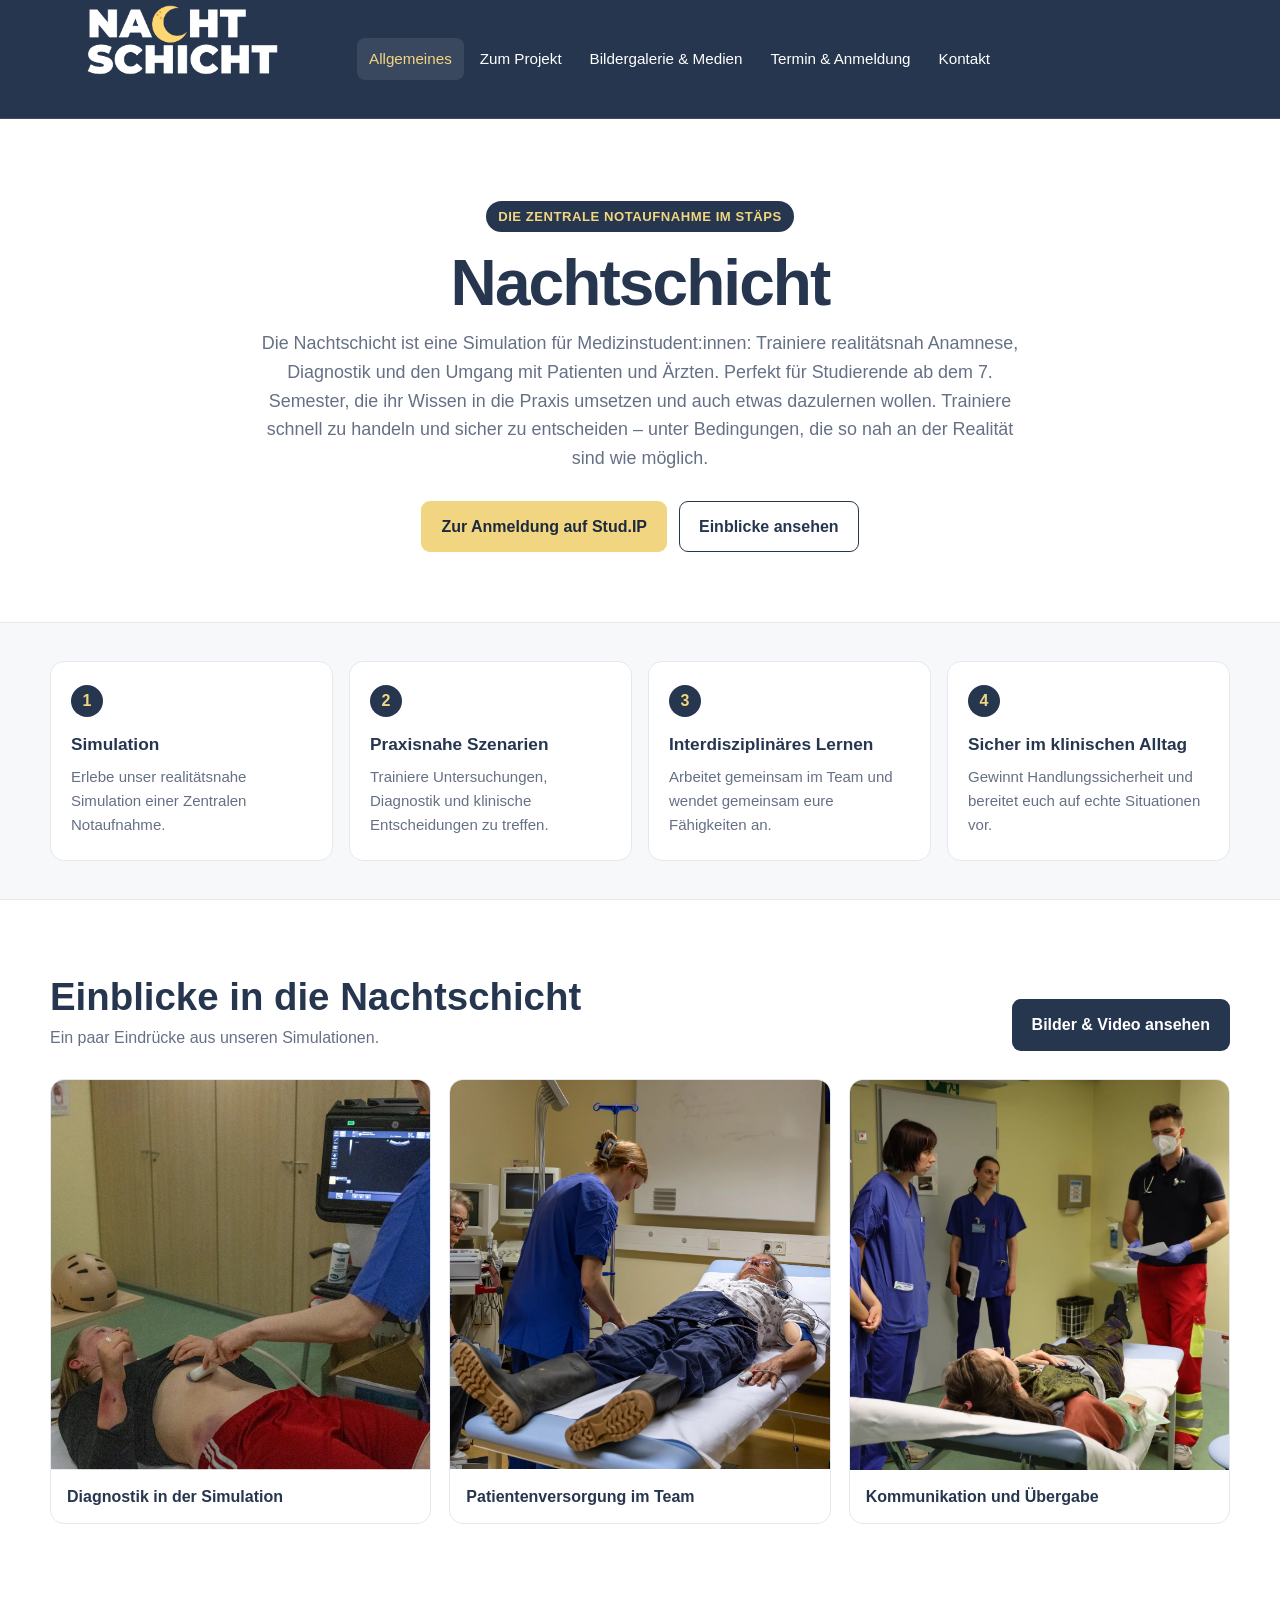
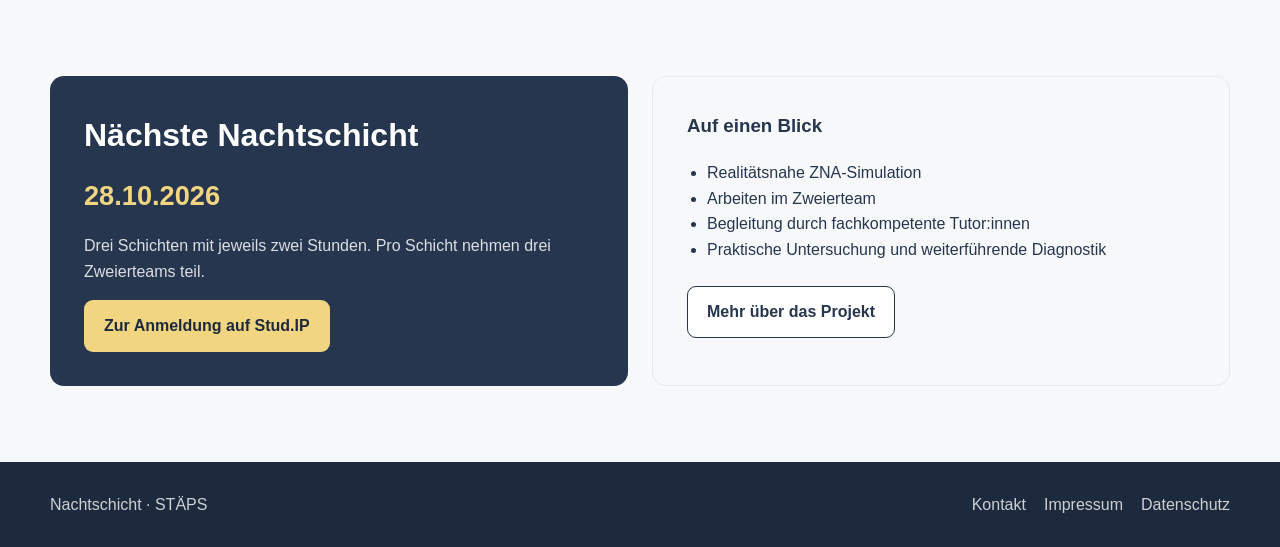
<file: index.html>
<!doctype html>
<html lang="de">
<head>
<meta charset="utf-8">
<meta name="viewport" content="width=device-width, initial-scale=1">
<title>Nachtschicht | STÄPS</title>
<meta name="description" content="Nachtschicht – realitätsnahe ZNA-Simulation für Medizinstudierende im STÄPS.">
<link rel="stylesheet" href="style.css">
</head>
<body>

<header class="site-header">
  <div class="container header-inner">
    <a class="logo-link" href="index.html" aria-label="Nachtschicht Startseite">
      <img src="assets/LogoohneHintergrund.png" alt="Nachtschicht Logo">
    </a>

    <button class="menu" type="button" aria-expanded="false">Menü</button>

    <nav class="main-nav" aria-label="Hauptnavigation">
      <a class="active" href="index.html">Allgemeines</a>
      <a href="projekt.html">Zum Projekt</a>
      <a href="medien.html">Bildergalerie &amp; Medien</a>
      <a href="termine.html">Termin &amp; Anmeldung</a>
      <a href="kontakt.html">Kontakt</a>
    </nav>
  </div>
</header>

<main>

<section class="intro">
  <div class="container">
    <span class="kicker">Die Zentrale Notaufnahme im STÄPS</span>
    <h1>Nachtschicht</h1>
    <p class="lead">
      Die Nachtschicht ist eine Simulation für Medizinstudent:innen:
      Trainiere realitätsnah Anamnese, Diagnostik und den Umgang mit Patienten und Ärzten.
      Perfekt für Studierende ab dem 7. Semester, die ihr Wissen in die Praxis umsetzen und auch etwas dazulernen wollen.
      Trainiere schnell zu handeln und sicher zu entscheiden – unter Bedingungen, die so nah an der Realität sind wie möglich.
    </p>

    <div class="cta-row">
      <a class="btn btn-primary" data-registration href="https://studip.uni-goettingen.de/dispatch.php/search/globalsearch?q=ST%C3%84PS+-+Nachtschicht"
   target="_blank"
   rel="noopener noreferrer"
        >Zur Anmeldung auf Stud.IP</a>
      <a class="btn btn-outline" href="#einblicke">Einblicke ansehen</a>
    </div>
  </div>
</section>

<section class="messages">
  <div class="container">
    <div class="message-grid">
      <article class="message">
        <div class="message-number">1</div>
        <h3>Simulation</h3>
        <p>Erlebe unser realitätsnahe Simulation einer Zentralen Notaufnahme.</p>
      </article>

      <article class="message">
        <div class="message-number">2</div>
        <h3>Praxisnahe Szenarien</h3>
        <p>Trainiere Untersuchungen, Diagnostik und klinische Entscheidungen zu treffen.</p>
      </article>

      <article class="message">
        <div class="message-number">3</div>
        <h3>Interdisziplinäres Lernen</h3>
        <p>Arbeitet gemeinsam im Team und wendet gemeinsam eure Fähigkeiten an.</p>
      </article>

      <article class="message">
        <div class="message-number">4</div>
        <h3>Sicher im klinischen Alltag</h3>
        <p>Gewinnt Handlungssicherheit und bereitet euch auf echte Situationen vor.</p>
      </article>
    </div>
  </div>
</section>

<section class="section" id="einblicke">
  <div class="container">
    <div class="section-head">
      <div>
        <h2>Einblicke in die Nachtschicht</h2>
        <p>Ein paar Eindrücke aus unseren Simulationen.</p>
      </div>
      <a class="btn btn-secondary" href="medien.html">Bilder &amp; Video ansehen</a>
    </div>

    <div class="photo-grid">
      <article class="photo-card">
        <img src="assets/Sono.jpg" alt="Sonographie">
        <div class="photo-caption">Diagnostik in der Simulation</div>
      </article>

      <article class="photo-card">
        <img src="assets/MitPatient.jpg" alt="Behandlungssituation mit Simulationspatient">
        <div class="photo-caption">Patientenversorgung im Team</div>
      </article>

      <article class="photo-card">
        <img src="assets/Uebergabe.jpg" alt="Übergabe während der Simulation">
        <div class="photo-caption">Kommunikation und Übergabe</div>
      </article>
    </div>
  </div>
</section>

<section class="section alt">
  <div class="container">
    <div class="event-wrap">
      <div class="event-card">
        <h2>Nächste Nachtschicht</h2>
        <div class="event-date" data-next-date>28.10.2026</div>
        <p>
          Drei Schichten mit jeweils zwei Stunden. Pro Schicht nehmen
          drei Zweierteams teil.
        </p>
        <a class="btn btn-primary" data-registration href="https://studip.uni-goettingen.de/dispatch.php/search/globalsearch?q=ST%C3%84PS+-+Nachtschicht"
   target="_blank"
   rel="noopener noreferrer"
          >Zur Anmeldung auf Stud.IP</a>
      </div>

      <div class="event-info">
        <h3>Auf einen Blick</h3>
        <ul>
          <li>Realitätsnahe ZNA-Simulation</li>
          <li>Arbeiten im Zweierteam</li>
          <li>Begleitung durch fachkompetente Tutor:innen</li>
          <li>Praktische Untersuchung und weiterführende Diagnostik</li>
        </ul>
        <a class="btn btn-outline" href="projekt.html">Mehr über das Projekt</a>
      </div>
    </div>
  </div>
</section>

</main>

<footer>
  <div class="container footer-inner">
    <div>Nachtschicht · STÄPS</div>
    <div class="footer-links">
      <a href="kontakt.html">Kontakt</a>
      <a href="impressum.html">Impressum</a>
      <a href="datenschutz.html">Datenschutz</a>
    </div>
  </div>
</footer>

<script src="script.js"></script>
</body>
</html>
</file>
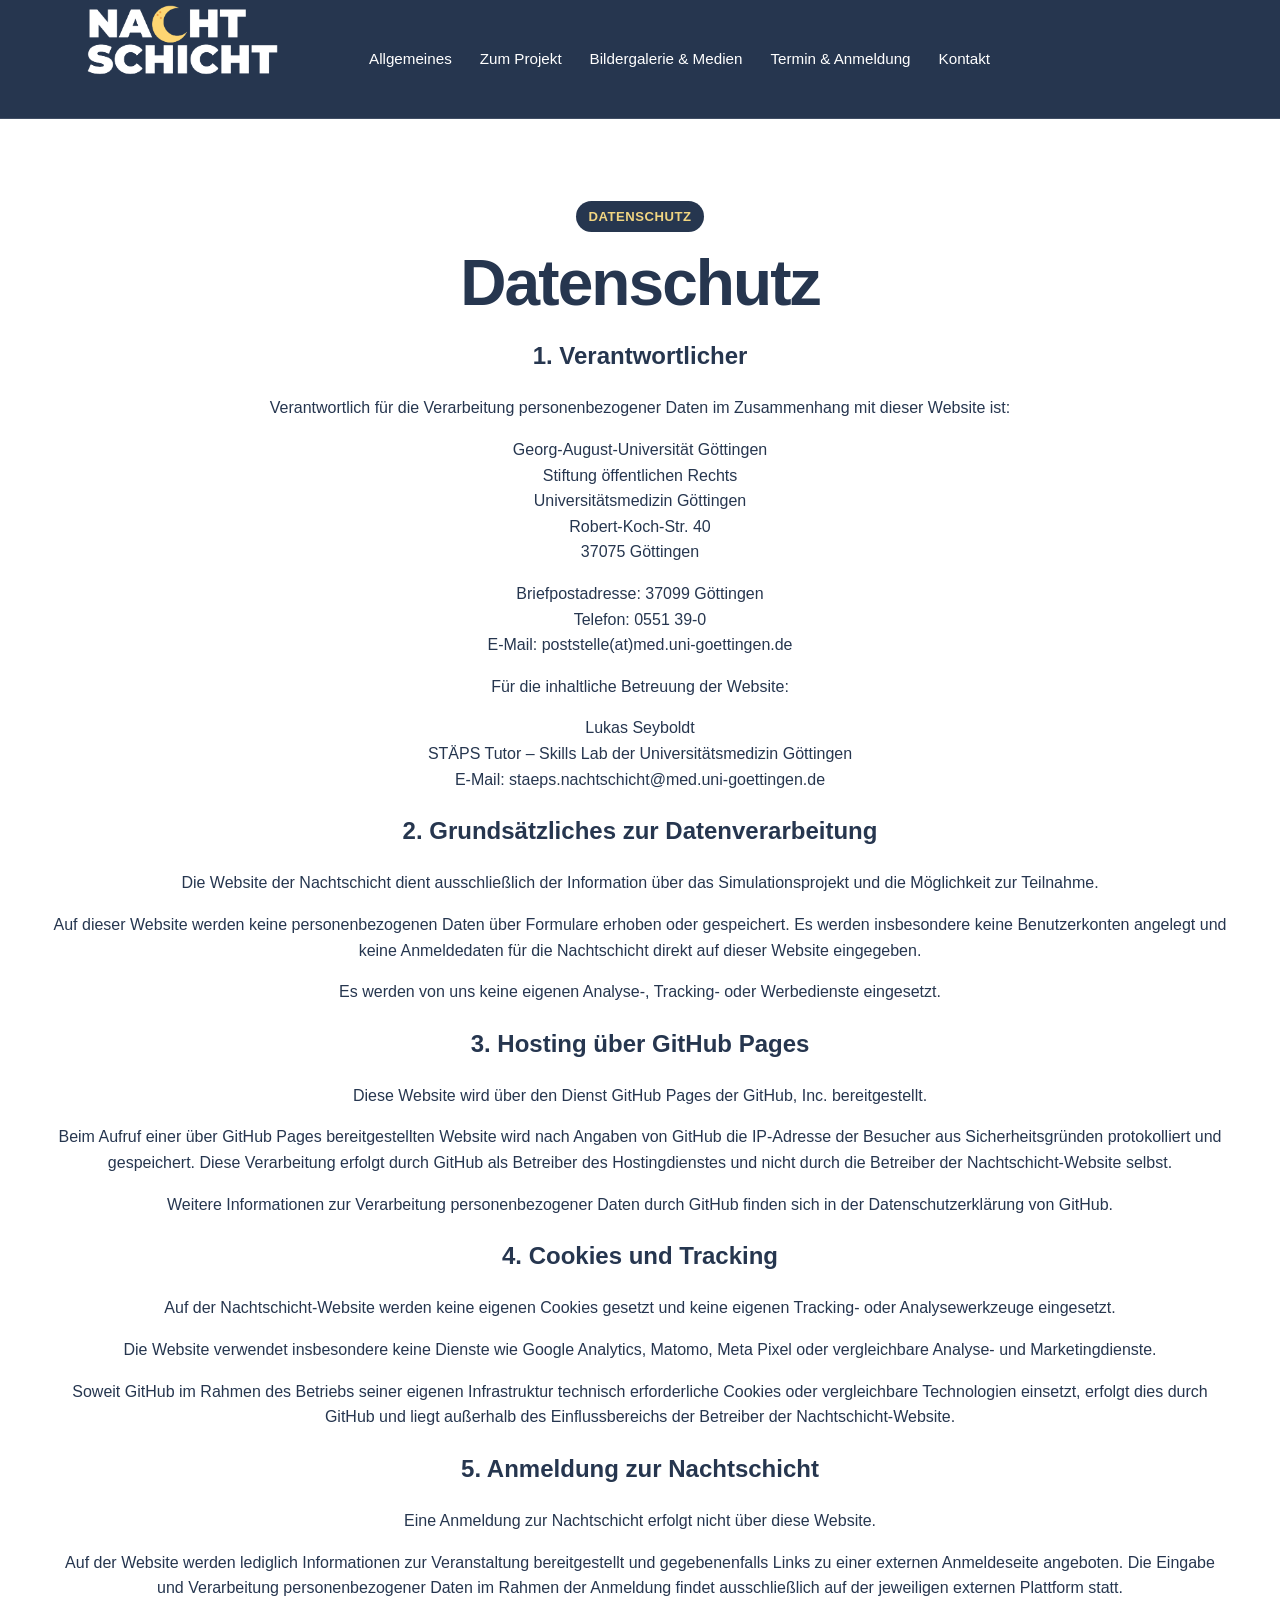
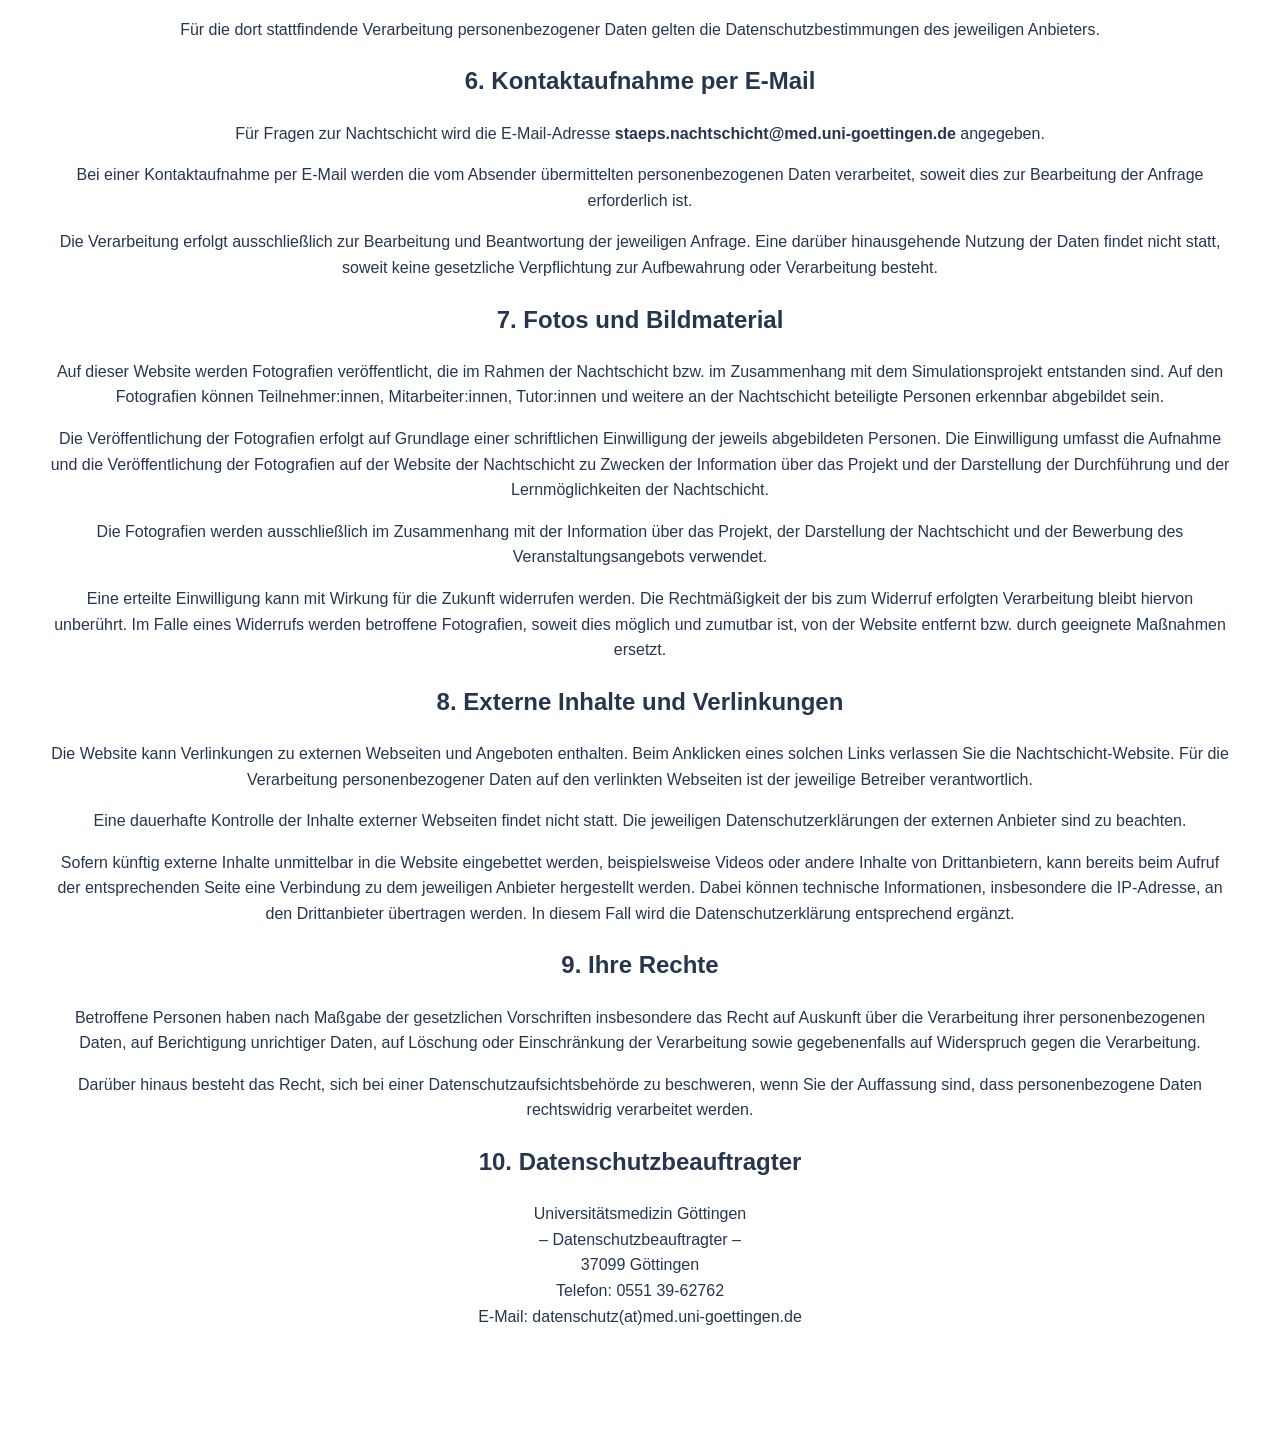
<file: datenschutz.html>
<!doctype html><html lang="de"><head><meta charset="utf-8"><meta name="viewport" content="width=device-width,initial-scale=1"><title>Datenschutz | 
Nachtschicht</title><link rel="stylesheet" href="style.css"></head><body><header class="site-header"><div class="container header-inner"><a class="logo-link" href="index.html">
<img src="assets/LogoohneHintergrund.png" alt="Nachtschicht Logo"></a><nav class="main-nav" style="display:flex"><a href="index.html">Allgemeines</a>
<a href="projekt.html">Zum Projekt</a><a href="medien.html">Bildergalerie &amp; Medien</a><a href="termine.html">Termin &amp; Anmeldung</a><a href="kontakt.html">Kontakt</a>
</nav></div></header><section class="intro"><div class="container"><span class="kicker">Datenschutz</span><h1>Datenschutz</h1>
  <p class="lead">
 <h2>1. Verantwortlicher</h2>

  <p>
    Verantwortlich für die Verarbeitung personenbezogener Daten im Zusammenhang
    mit dieser Website ist:
  </p>

  <p>
    Georg-August-Universität Göttingen<br>
    Stiftung öffentlichen Rechts<br>
    Universitätsmedizin Göttingen<br>
    Robert-Koch-Str. 40<br>
    37075 Göttingen
  </p>

  <p>
    Briefpostadresse: 37099 Göttingen<br>
    Telefon: 0551 39-0<br>
    E-Mail: poststelle(at)med.uni-goettingen.de
  </p>

  <p>
    Für die inhaltliche Betreuung der Website:
  </p>

  <p>
    Lukas Seyboldt<br>
    STÄPS Tutor – Skills Lab der Universitätsmedizin Göttingen<br>
    E-Mail: staeps.nachtschicht@med.uni-goettingen.de
  </p>


  <h2>2. Grundsätzliches zur Datenverarbeitung</h2>

  <p>
    Die Website der Nachtschicht dient ausschließlich der Information über das
    Simulationsprojekt und die Möglichkeit zur Teilnahme.
  </p>

  <p>
    Auf dieser Website werden keine personenbezogenen Daten über Formulare
    erhoben oder gespeichert. Es werden insbesondere keine Benutzerkonten
    angelegt und keine Anmeldedaten für die Nachtschicht direkt auf dieser
    Website eingegeben.
  </p>

  <p>
    Es werden von uns keine eigenen Analyse-, Tracking- oder Werbedienste
    eingesetzt.
  </p>


  <h2>3. Hosting über GitHub Pages</h2>

  <p>
    Diese Website wird über den Dienst GitHub Pages der GitHub, Inc.
    bereitgestellt.
  </p>

  <p>
    Beim Aufruf einer über GitHub Pages bereitgestellten Website wird nach
    Angaben von GitHub die IP-Adresse der Besucher aus Sicherheitsgründen
    protokolliert und gespeichert. Diese Verarbeitung erfolgt durch GitHub als
    Betreiber des Hostingdienstes und nicht durch die Betreiber der
    Nachtschicht-Website selbst.
  </p>

  <p>
    Weitere Informationen zur Verarbeitung personenbezogener Daten durch GitHub
    finden sich in der Datenschutzerklärung von GitHub.
  </p>


  <h2>4. Cookies und Tracking</h2>

  <p>
    Auf der Nachtschicht-Website werden keine eigenen Cookies gesetzt und keine
    eigenen Tracking- oder Analysewerkzeuge eingesetzt.
  </p>

  <p>
    Die Website verwendet insbesondere keine Dienste wie Google Analytics,
    Matomo, Meta Pixel oder vergleichbare Analyse- und Marketingdienste.
  </p>

  <p>
    Soweit GitHub im Rahmen des Betriebs seiner eigenen Infrastruktur technisch
    erforderliche Cookies oder vergleichbare Technologien einsetzt, erfolgt dies
    durch GitHub und liegt außerhalb des Einflussbereichs der Betreiber der
    Nachtschicht-Website.
  </p>


  <h2>5. Anmeldung zur Nachtschicht</h2>

  <p>
    Eine Anmeldung zur Nachtschicht erfolgt nicht über diese Website.
  </p>

  <p>
    Auf der Website werden lediglich Informationen zur Veranstaltung
    bereitgestellt und gegebenenfalls Links zu einer externen Anmeldeseite
    angeboten. Die Eingabe und Verarbeitung personenbezogener Daten im Rahmen
    der Anmeldung findet ausschließlich auf der jeweiligen externen Plattform
    statt.
  </p>

  <p>
    Für die dort stattfindende Verarbeitung personenbezogener Daten gelten die
    Datenschutzbestimmungen des jeweiligen Anbieters.
  </p>


  <h2>6. Kontaktaufnahme per E-Mail</h2>

  <p>
    Für Fragen zur Nachtschicht wird die E-Mail-Adresse
    <strong>staeps.nachtschicht@med.uni-goettingen.de</strong> angegeben.
  </p>

  <p>
    Bei einer Kontaktaufnahme per E-Mail werden die vom Absender übermittelten
    personenbezogenen Daten verarbeitet, soweit dies zur Bearbeitung der Anfrage
    erforderlich ist.
  </p>

  <p>
    Die Verarbeitung erfolgt ausschließlich zur Bearbeitung und Beantwortung der
    jeweiligen Anfrage. Eine darüber hinausgehende Nutzung der Daten findet
    nicht statt, soweit keine gesetzliche Verpflichtung zur Aufbewahrung oder
    Verarbeitung besteht.
  </p>
  
<h2>7. Fotos und Bildmaterial</h2>

  <p>
    Auf dieser Website werden Fotografien veröffentlicht, die im Rahmen der Nachtschicht bzw. im Zusammenhang mit dem Simulationsprojekt entstanden sind. 
    Auf den Fotografien können Teilnehmer:innen, Mitarbeiter:innen, Tutor:innen und weitere an der Nachtschicht beteiligte Personen erkennbar abgebildet sein.
  </p>

  <p>
    Die Veröffentlichung der Fotografien erfolgt auf Grundlage einer schriftlichen Einwilligung der jeweils abgebildeten Personen. 
    Die Einwilligung umfasst die Aufnahme und die Veröffentlichung der Fotografien auf der Website der Nachtschicht zu Zwecken der Information über das Projekt 
    und der Darstellung der Durchführung und der Lernmöglichkeiten der Nachtschicht.
  </p>

  <p>
    Die Fotografien werden ausschließlich im Zusammenhang mit der Information über das Projekt, 
    der Darstellung der Nachtschicht und der Bewerbung des Veranstaltungsangebots verwendet.
  </p>
  <p>
    Eine erteilte Einwilligung kann mit Wirkung für die Zukunft widerrufen werden. 
    Die Rechtmäßigkeit der bis zum Widerruf erfolgten Verarbeitung bleibt hiervon unberührt. 
    Im Falle eines Widerrufs werden betroffene Fotografien, soweit dies möglich und zumutbar ist, von der Website entfernt bzw. durch geeignete Maßnahmen ersetzt.
  </p>

  <h2>8. Externe Inhalte und Verlinkungen</h2>

  <p>
    Die Website kann Verlinkungen zu externen Webseiten und Angeboten enthalten.
    Beim Anklicken eines solchen Links verlassen Sie die Nachtschicht-Website.
    Für die Verarbeitung personenbezogener Daten auf den verlinkten Webseiten
    ist der jeweilige Betreiber verantwortlich.
  </p>

  <p>
    Eine dauerhafte Kontrolle der Inhalte externer Webseiten findet nicht statt.
    Die jeweiligen Datenschutzerklärungen der externen Anbieter sind zu beachten.
  </p>

  <p>
    Sofern künftig externe Inhalte unmittelbar in die Website eingebettet werden,
    beispielsweise Videos oder andere Inhalte von Drittanbietern, kann bereits
    beim Aufruf der entsprechenden Seite eine Verbindung zu dem jeweiligen
    Anbieter hergestellt werden. Dabei können technische Informationen,
    insbesondere die IP-Adresse, an den Drittanbieter übertragen werden. In
    diesem Fall wird die Datenschutzerklärung entsprechend ergänzt.
  </p>


  <h2>9. Ihre Rechte</h2>

  <p>
    Betroffene Personen haben nach Maßgabe der gesetzlichen Vorschriften
    insbesondere das Recht auf Auskunft über die Verarbeitung ihrer
    personenbezogenen Daten, auf Berichtigung unrichtiger Daten, auf Löschung
    oder Einschränkung der Verarbeitung sowie gegebenenfalls auf Widerspruch
    gegen die Verarbeitung.
  </p>

  <p>
    Darüber hinaus besteht das Recht, sich bei einer Datenschutzaufsichtsbehörde
    zu beschweren, wenn Sie der Auffassung sind, dass personenbezogene Daten
    rechtswidrig verarbeitet werden.
  </p>


  <h2>10. Datenschutzbeauftragter</h2>

  <p>
    Universitätsmedizin Göttingen<br>
    – Datenschutzbeauftragter –<br>
    37099 Göttingen<br>
    Telefon: 0551 39-62762<br>
    E-Mail: datenschutz(at)med.uni-goettingen.de
  </p>
</section>
  </p></div></section></body></html>
</file>
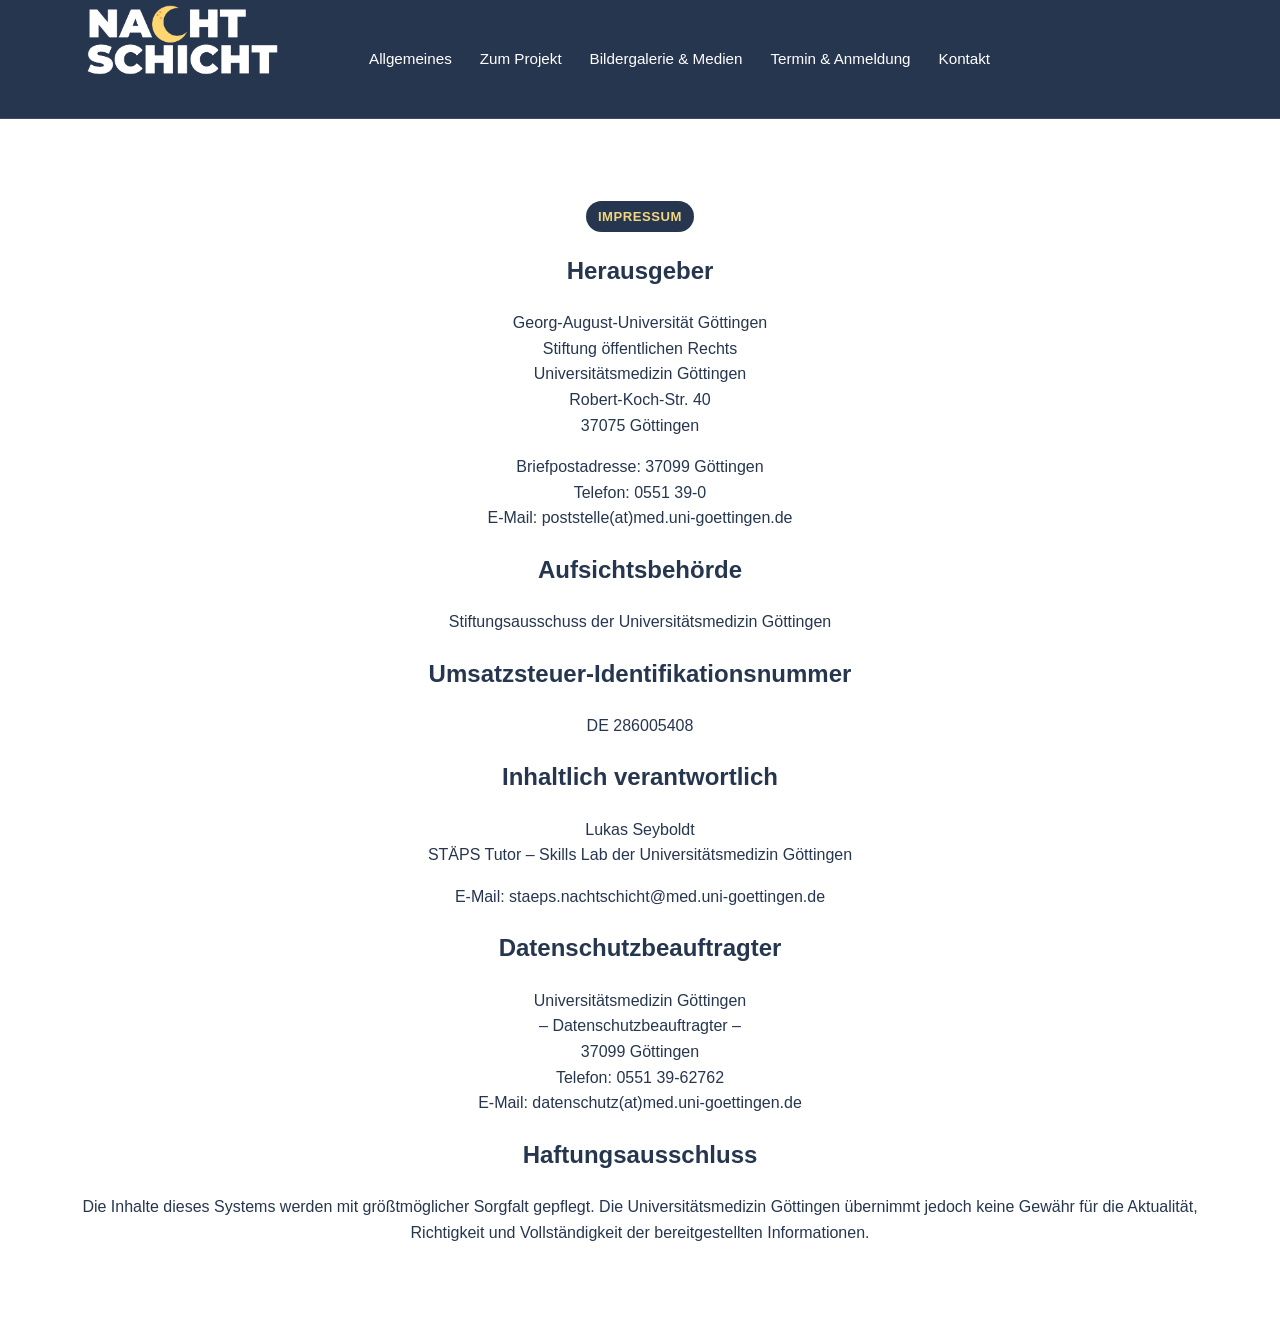
<file: impressum.html>
<!doctype html><html lang="de"><head><meta charset="utf-8"><meta name="viewport" content="width=device-width,initial-scale=1"><title>Impressum | Nachtschicht</title><link rel="stylesheet" href="style.css"></head><body><header class="site-header"><div class="container header-inner"><a class="logo-link" href="index.html"><img src="assets/LogoohneHintergrund.png" alt="Nachtschicht Logo"></a><nav class="main-nav" style="display:flex"><a href="index.html">Allgemeines</a><a href="projekt.html">Zum Projekt</a><a href="medien.html">Bildergalerie &amp; Medien</a><a href="termine.html">Termin &amp; Anmeldung</a><a href="kontakt.html">Kontakt</a></nav></div></header><section class="intro"><div class="container"><span class="kicker">Impressum</span>
  <p class="lead"
    ><section class="impressum">

  <h2>Herausgeber</h2>
  <p>
    Georg-August-Universität Göttingen<br>
    Stiftung öffentlichen Rechts<br>
    Universitätsmedizin Göttingen<br>
    Robert-Koch-Str. 40<br>
    37075 Göttingen
  </p>

  <p>
    Briefpostadresse: 37099 Göttingen<br>
    Telefon: 0551 39-0<br>
    E-Mail: poststelle(at)med.uni-goettingen.de
  </p>

  <h2>Aufsichtsbehörde</h2>
  <p>
    Stiftungsausschuss der Universitätsmedizin Göttingen
  </p>

  <h2>Umsatzsteuer-Identifikationsnummer</h2>
  <p>
    DE 286005408
  </p>

  <h2>Inhaltlich verantwortlich</h2>
  <p>
    Lukas Seyboldt<br>
    STÄPS Tutor – Skills Lab der Universitätsmedizin Göttingen
  </p>

  <p>
    E-Mail: staeps.nachtschicht@med.uni-goettingen.de
  </p>

  <h2>Datenschutzbeauftragter</h2>
  <p>
    Universitätsmedizin Göttingen<br>
    – Datenschutzbeauftragter –<br>
    37099 Göttingen<br>
    Telefon: 0551 39-62762<br>
    E-Mail: datenschutz(at)med.uni-goettingen.de
  </p>

  <h2>Haftungsausschluss</h2>
  <p>
    Die Inhalte dieses Systems werden mit größtmöglicher Sorgfalt gepflegt.
    Die Universitätsmedizin Göttingen übernimmt jedoch keine Gewähr für die Aktualität,
    Richtigkeit und Vollständigkeit der bereitgestellten Informationen.
  </p>
</section></p></div></section></body></html>
</file>
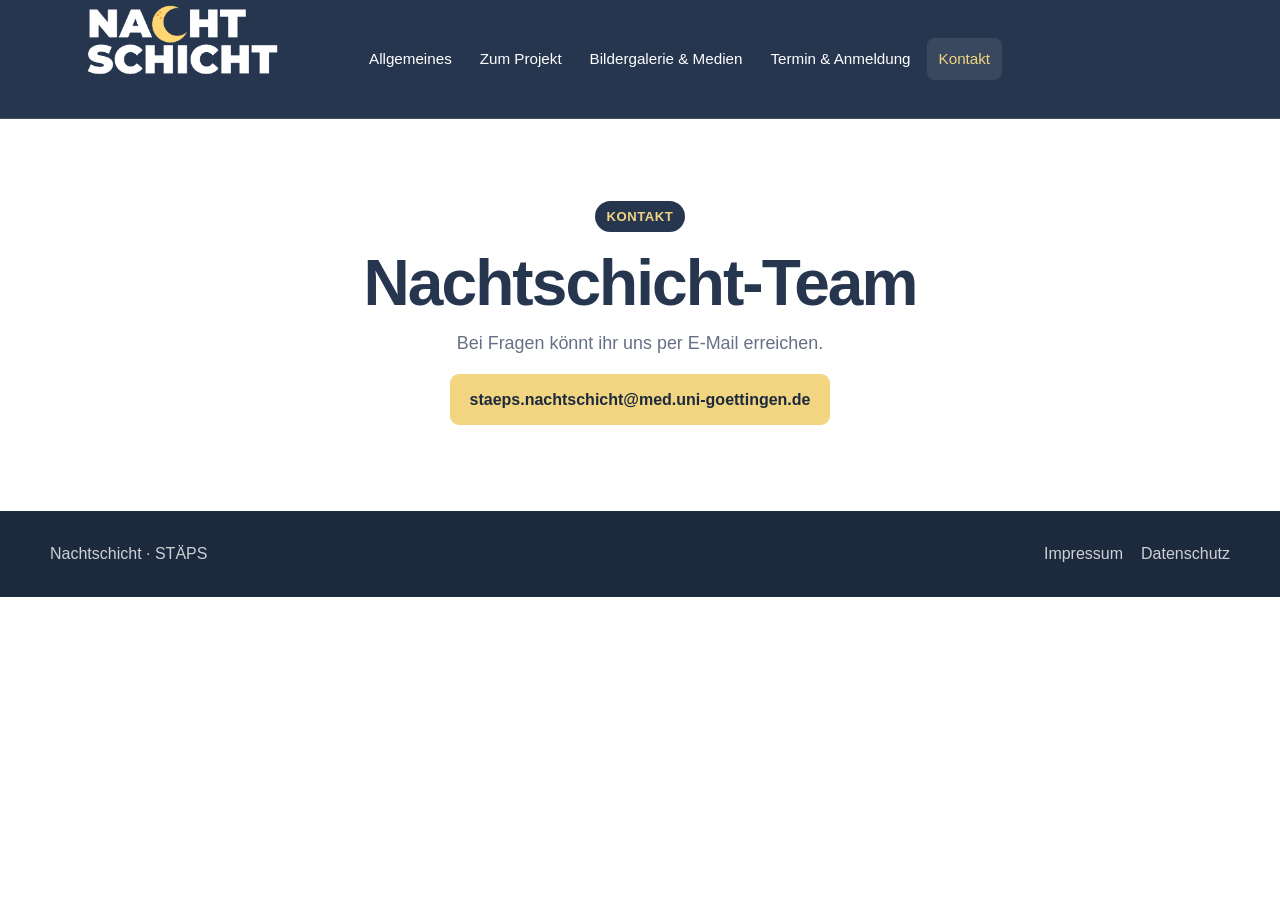
<file: kontakt.html>
<!doctype html><html lang="de"><head><meta charset="utf-8"><meta name="viewport" content="width=device-width,initial-scale=1"><title>Kontakt | Nachtschicht</title><link rel="stylesheet" href="style.css"></head><body><header class="site-header"><div class="container header-inner"><a class="logo-link" href="index.html"><img src="assets/LogoohneHintergrund.png" alt="Nachtschicht Logo"></a><nav class="main-nav" style="display:flex"><a href="index.html">Allgemeines</a><a href="projekt.html">Zum Projekt</a><a href="medien.html">Bildergalerie &amp; Medien</a><a href="termine.html">Termin &amp; Anmeldung</a><a class="active" href="kontakt.html">Kontakt</a></nav></div></header><section class="intro"><div class="container"><span class="kicker">Kontakt</span><h1>Nachtschicht-Team</h1><p class="lead">Bei Fragen könnt ihr uns per E-Mail erreichen.</p><p><a class="btn btn-primary" data-email href="mailto:staeps.nachtschicht@med.uni-goettingen.de">staeps.nachtschicht@med.uni-goettingen.de</a></p></div></section><footer><div class="container footer-inner"><div>Nachtschicht · STÄPS</div><div class="footer-links"><a href="impressum.html">Impressum</a><a href="datenschutz.html">Datenschutz</a></div></div></footer><script src="script.js"></script></body></html>
</file>
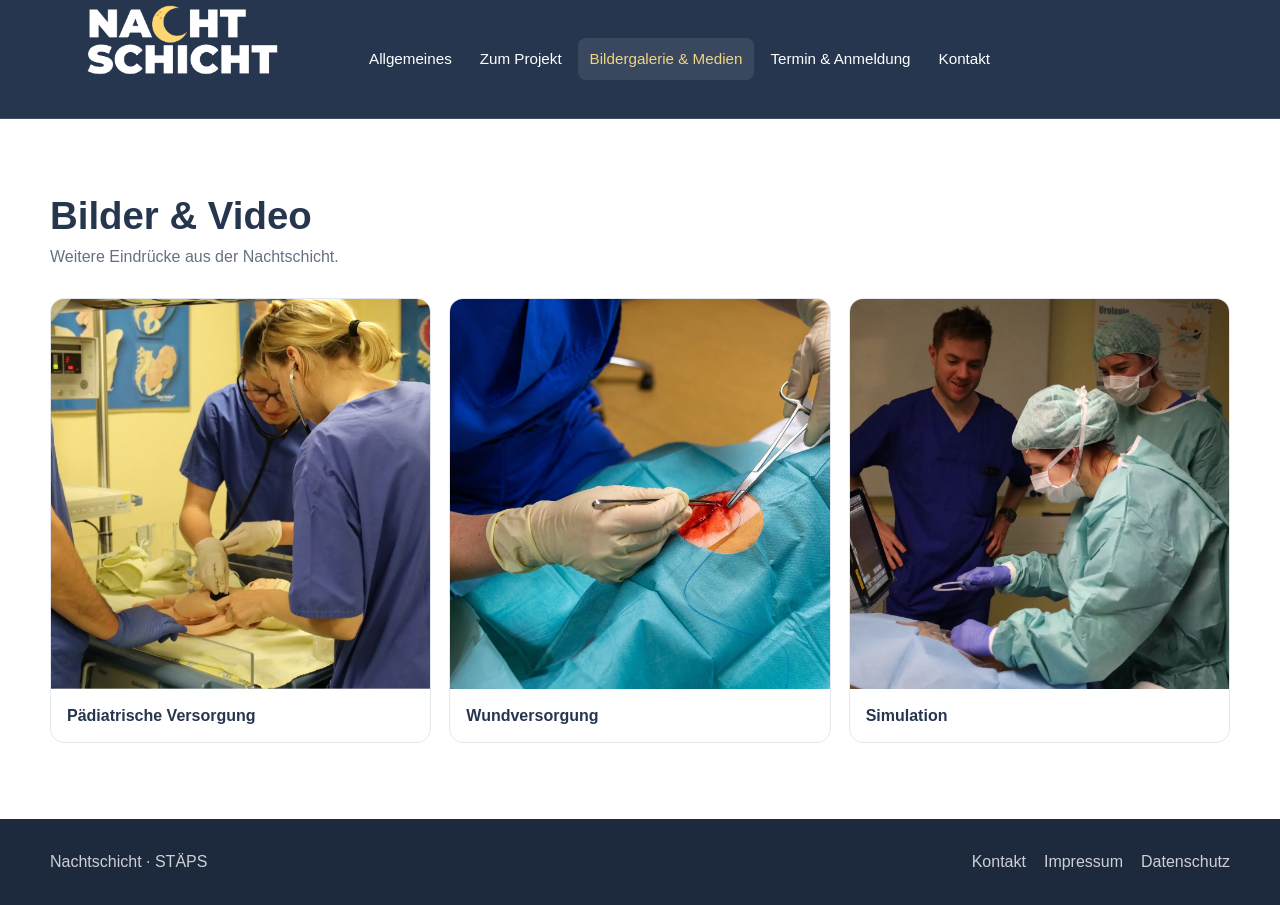
<file: medien.html>
<!doctype html><html lang="de"><head><meta charset="utf-8"><meta name="viewport" content="width=device-width,initial-scale=1"><title>Bildergalerie &amp; Medien | Nachtschicht</title><link rel="stylesheet" href="style.css"></head><body><header class="site-header"><div class="container header-inner"><a class="logo-link" href="index.html"><img 
src="assets/LogoohneHintergrund.png" alt="Nachtschicht Logo"></a><nav class="main-nav" style="display:flex"><a href="index.html">Allgemeines</a><a href="projekt.html">Zum Projekt</a><a class="active" href="medien.html">Bildergalerie &amp; Medien</a><a href="termine.html">Termin &amp; Anmeldung</a><a href="kontakt.html">Kontakt</a></nav></div></header><section 
class="section"><div class="container"><div class="section-head"><div><h2>Bilder &amp; Video</h2><p>Weitere Eindrücke aus der Nachtschicht.</p></div></div><div class="photo-grid"><div class="photo-card"><img src="assets/Baby.jpg" alt="Pädiatrische Versorgung"><div class="photo-caption">Pädiatrische Versorgung</div></div><div class="photo-card"><img src="assets/Naehen.jpg" alt="Praktisches Training"><div 
class="photo-caption">Wundversorgung</div></div><div class="photo-card"><img src="assets/ZVK.jpg" alt="Training"><div class="photo-caption">Simulation</div></div></div></div></section><footer><div class="container footer-inner"><div>Nachtschicht · STÄPS</div><div class="footer-links"><a href="kontakt.html">Kontakt</a><a href="impressum.html">Impressum</a><a href="datenschutz.html"
>Datenschutz</a></div></div></footer></body></html>
</file>
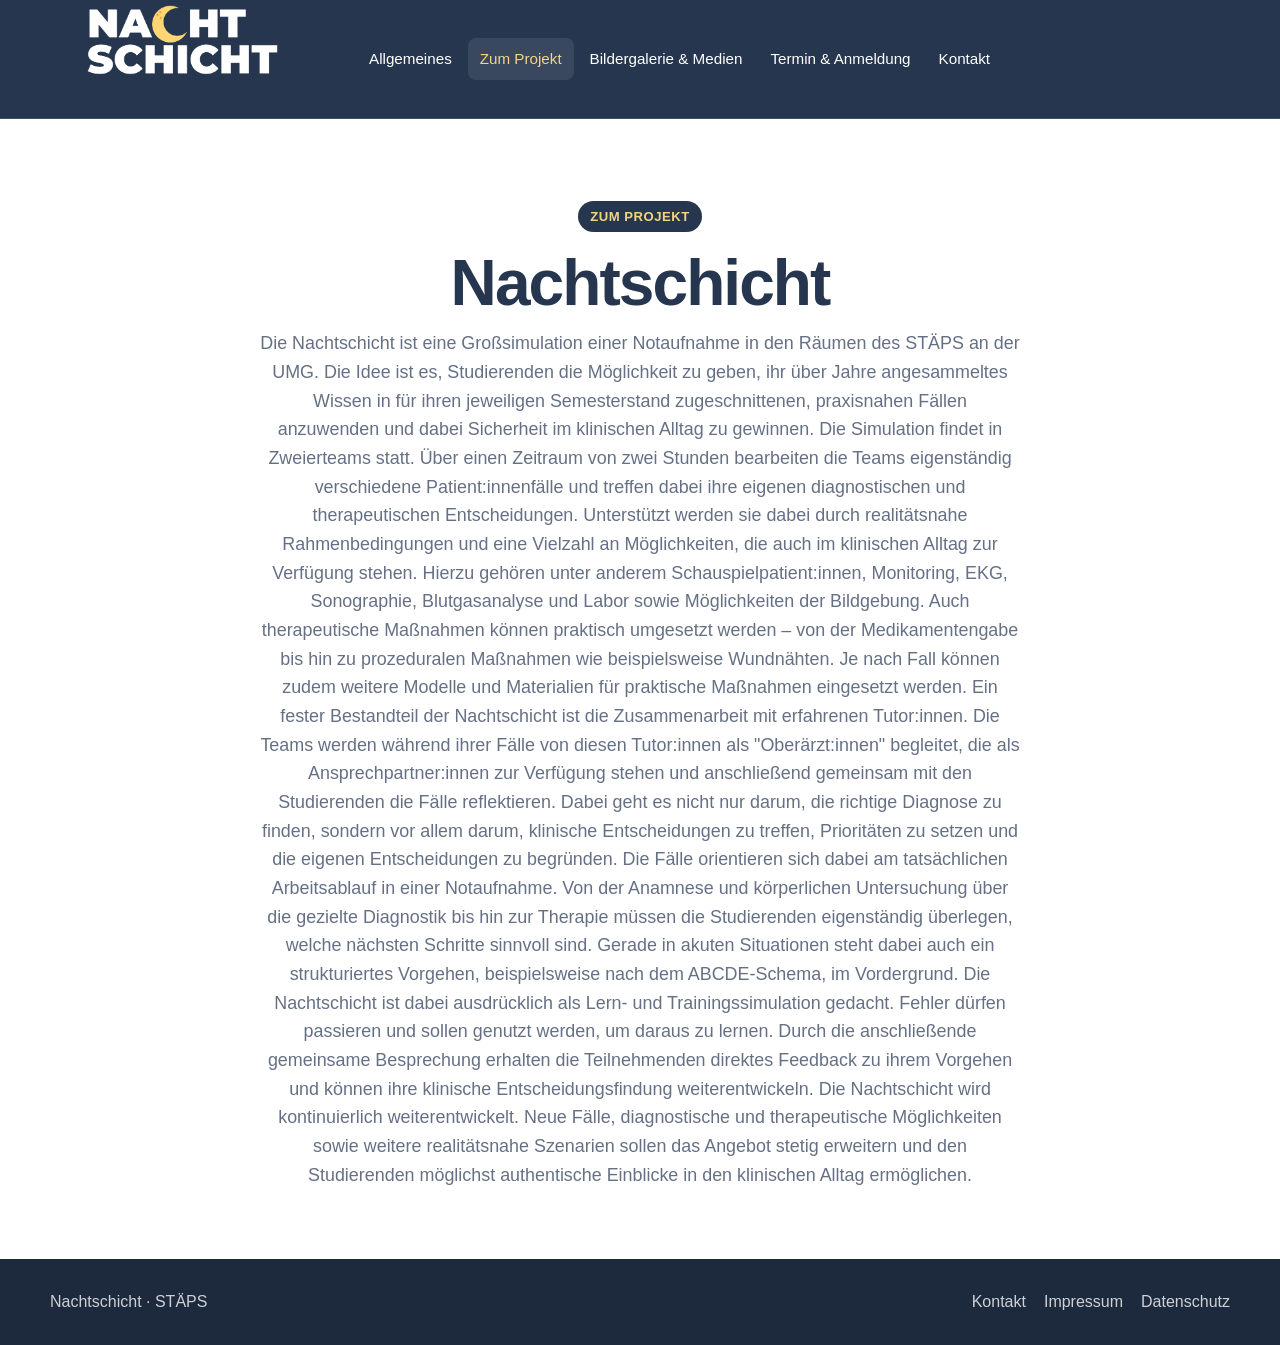
<file: projekt.html>
<!doctype html><html lang="de"><head><meta charset="utf-8"><meta name="viewport" content="width=device-width,initial-scale=1"><title>Zum Projekt | Nachtschicht</title><link rel="stylesheet" href="style.css"></head><body><header class="site-header"><div class="container header-inner"><a class="logo-link" href="index.html"><img src="assets/LogoohneHintergrund.png" alt="Nachtschicht Logo"></a><nav class="main-nav" style="display:flex"><a href="index.html">Allgemeines</a><a 
class="active" href="projekt.html">Zum Projekt</a><a href="medien.html">Bildergalerie &amp; Medien</a><a href="termine.html">Termin &amp; Anmeldung</a><a href="kontakt.html">Kontakt</a></nav></div></header><section class="intro"><div class="container"><span class="kicker">Zum Projekt</span><h1>Nachtschicht</h1><p class="lead">
Die Nachtschicht ist eine Großsimulation einer Notaufnahme in den Räumen des STÄPS an der UMG. Die Idee ist es, Studierenden die Möglichkeit zu geben, ihr über Jahre angesammeltes Wissen in für ihren jeweiligen Semesterstand zugeschnittenen, praxisnahen Fällen anzuwenden und dabei Sicherheit im klinischen Alltag zu gewinnen.
Die Simulation findet in Zweierteams statt. Über einen Zeitraum von zwei Stunden bearbeiten die Teams eigenständig verschiedene Patient:innenfälle und treffen dabei ihre eigenen diagnostischen und therapeutischen Entscheidungen. Unterstützt werden sie dabei durch realitätsnahe Rahmenbedingungen und eine Vielzahl an Möglichkeiten, die auch im klinischen Alltag zur Verfügung stehen.
Hierzu gehören unter anderem Schauspielpatient:innen, Monitoring, EKG, Sonographie, Blutgasanalyse und Labor sowie Möglichkeiten der Bildgebung. Auch therapeutische Maßnahmen können praktisch umgesetzt werden – von der Medikamentengabe bis hin zu prozeduralen Maßnahmen wie beispielsweise Wundnähten. Je nach Fall können zudem weitere Modelle und Materialien für praktische Maßnahmen eingesetzt werden.
Ein fester Bestandteil der Nachtschicht ist die Zusammenarbeit mit erfahrenen Tutor:innen. Die Teams werden während ihrer Fälle von diesen Tutor:innen als "Oberärzt:innen" begleitet, die als Ansprechpartner:innen zur Verfügung stehen und anschließend gemeinsam mit den Studierenden die Fälle reflektieren. Dabei geht es nicht nur darum, die richtige Diagnose zu finden, sondern vor allem darum, klinische Entscheidungen zu treffen, Prioritäten zu setzen und die eigenen Entscheidungen zu begründen.
Die Fälle orientieren sich dabei am tatsächlichen Arbeitsablauf in einer Notaufnahme. Von der Anamnese und körperlichen Untersuchung über die gezielte Diagnostik bis hin zur Therapie müssen die Studierenden eigenständig überlegen, welche nächsten Schritte sinnvoll sind. Gerade in akuten Situationen steht dabei auch ein strukturiertes Vorgehen, beispielsweise nach dem ABCDE-Schema, im Vordergrund.
Die Nachtschicht ist dabei ausdrücklich als Lern- und Trainingssimulation gedacht. Fehler dürfen passieren und sollen genutzt werden, um daraus zu lernen. Durch die anschließende gemeinsame Besprechung erhalten die Teilnehmenden direktes Feedback zu ihrem Vorgehen und können ihre klinische Entscheidungsfindung weiterentwickeln.
Die Nachtschicht wird kontinuierlich weiterentwickelt. Neue Fälle, diagnostische und therapeutische Möglichkeiten sowie weitere realitätsnahe Szenarien sollen das Angebot stetig erweitern und den Studierenden möglichst authentische Einblicke in den klinischen Alltag ermöglichen.  </p></div></section><footer><div class="container footer-inner"><div>Nachtschicht · STÄPS</div><div class="footer-links"><a href="kontakt.html">Kontakt</a><a href="impressum.html">Impressum</a><a href="datenschutz.html">Datenschutz</a></div></div></footer></body></html>
</file>
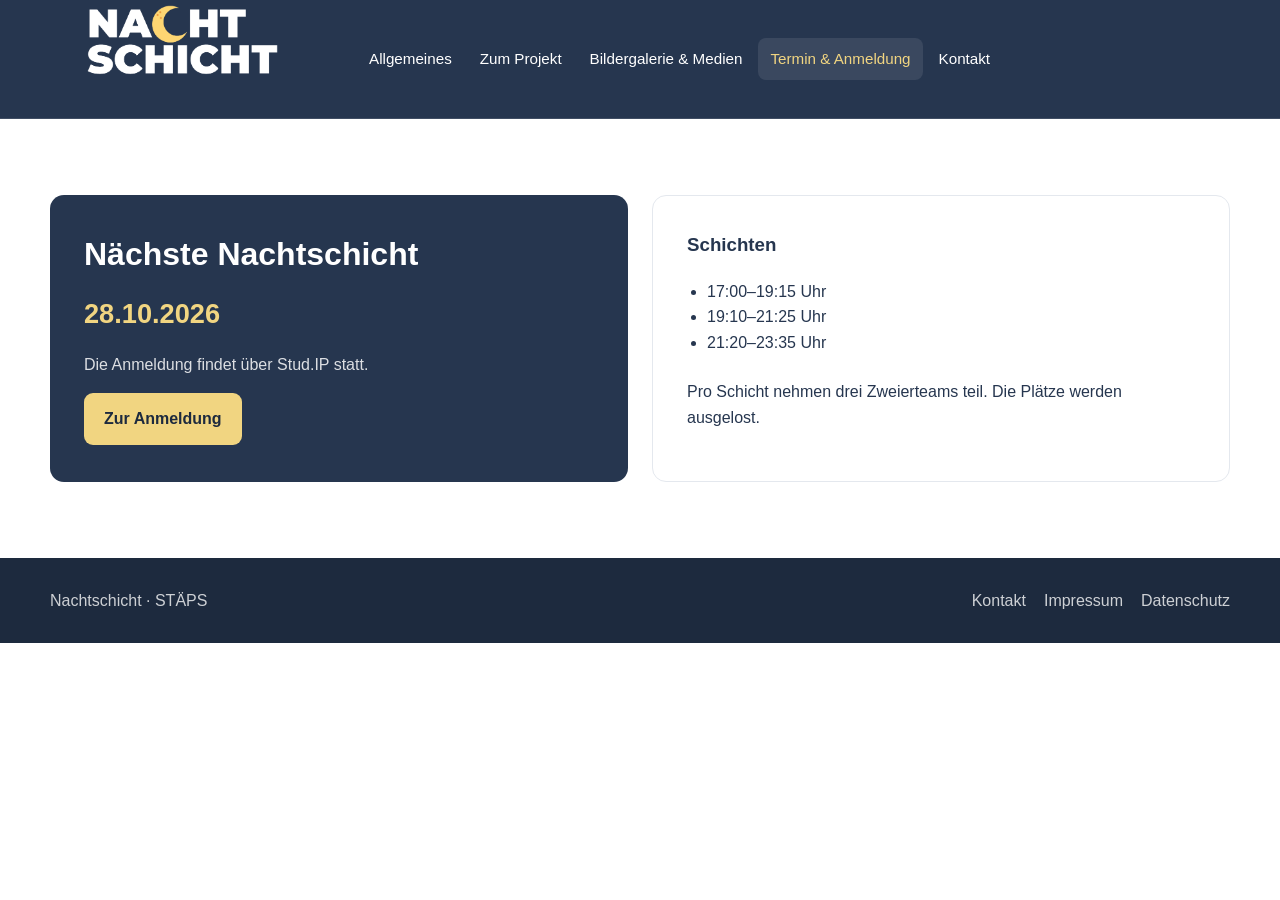
<file: termine.html>
<!doctype html><html lang="de"><head><meta charset="utf-8"><meta name="viewport" content="width=device-width,initial-scale=1"><title>Termin &amp; Anmeldung | Nachtschicht</title><link rel="stylesheet" href="style.css"></head><body><header class="site-header"><div class="container header-inner"><a class="logo-link" href="index.html"><img src="assets/LogoohneHintergrund.png" alt="Nachtschicht Logo"></a><nav class="main-nav" style="display:flex"><a href="index.html">Allgemeines</a><a href="projekt.html">Zum Projekt</a><a href="medien.html">Bildergalerie &amp; Medien</a><a class="active" href="termine.html">Termin &amp; Anmeldung</a><a href="kontakt.html">Kontakt</a></nav></div></header><section class="section"><div class="container"><div class="event-wrap"><div class="event-card">
<h2>Nächste Nachtschicht</h2><div class="event-date" 
data-next-date>28.10.2026</div><p>Die Anmeldung findet über Stud.IP statt.</p><a class="btn btn-primary" 
data-registration href="https://studip.uni-goettingen.de/dispatch.php/search/globalsearch?q=ST%C3%84PS+-+Nachtschicht"
   target="_blank"
   rel="noopener noreferrer"
>Zur Anmeldung</a></div><div class="event-info"><h3>Schichten</h3><ul>
  <li>17:00–19:15 Uhr</li>
  <li>19:10–21:25 Uhr</li>
  <li>21:20–23:35 Uhr</li>
</ul><p>Pro Schicht nehmen drei Zweierteams teil. Die Plätze werden ausgelost.</p></div></div></div></section><footer><div 
class="container footer-inner"><div>Nachtschicht · STÄPS</div><div class="footer-links"><a href="kontakt.html">Kontakt</a><a href="impressum.html">Impressum</a><a href="datenschutz.html">Datenschutz</a></div></div></footer><script src="script.js"></script></body></html>
</file>
<file: style.css>
:root{
  --blue:#26364F;
  --blue-dark:#1d2a3e;
  --yellow:#F1D581;
  --white:#fff;
  --bg:#f7f8fa;
  --text:#26364F;
  --muted:#667085;
  --line:#e4e8ee;
  --max:1180px;
  --radius:14px;
}
*{box-sizing:border-box}
html{scroll-behavior:smooth}
body{
  margin:0;
  font-family:Inter,Montserrat,Arial,sans-serif;
  color:var(--text);
  background:var(--white);
  line-height:1.6;
}
img{display:block;max-width:100%}
a{color:inherit}
.container{width:min(calc(100% - 40px),var(--max));margin:auto}

/* HEADER */
.site-header{
  background:var(--blue);
  color:#fff;
  border-bottom:1px solid rgba(255,255,255,.12);
}
.header-inner{
  min-height:118px;
  display:flex;
  align-items:center;
  justify-content:flex-start;
  gap:42px;
}
.logo-link{
  display:flex;
  align-items:center;
  width:265px;
  height:108px;
  overflow:hidden;
  flex:0 0 auto;
}
.logo-link img{
  width:100%;
  height:100%;
  object-fit:contain;
}
.main-nav{
  display:flex;
  align-items:center;
  justify-content:flex-start;
  flex:1 1 auto;
  flex-wrap:wrap;
  gap:4px;
}
.main-nav a{
  text-decoration:none;
  color:#fff;
  padding:9px 12px;
  border-radius:8px;
  font-size:.95rem;
  transition:.2s ease;
}
.main-nav a:hover,
.main-nav a.active{
  color:var(--yellow);
  background:rgba(255,255,255,.09);
}
.menu{
  display:none;
  border:1px solid rgba(255,255,255,.25);
  color:#fff;
  background:transparent;
  padding:8px 12px;
  border-radius:8px;
}

/* INTRO */
.intro{
  padding:82px 0 70px;
  text-align:center;
}
.kicker{
  color:var(--yellow);
  background:var(--blue);
  display:inline-block;
  padding:5px 12px;
  border-radius:999px;
  font-weight:700;
  font-size:.82rem;
  letter-spacing:.04em;
  text-transform:uppercase;
}
.intro h1{
  margin:18px 0 12px;
  font-size:clamp(2.4rem,5vw,4.3rem);
  line-height:1.05;
  letter-spacing:-.03em;
}
.intro h1 span{color:var(--blue)}
.lead{
  max-width:760px;
  margin:0 auto;
  color:var(--muted);
  font-size:1.12rem;
}
.cta-row{
  margin-top:28px;
  display:flex;
  justify-content:center;
  gap:12px;
  flex-wrap:wrap;
}
.btn{
  display:inline-flex;
  align-items:center;
  justify-content:center;
  padding:12px 19px;
  border-radius:9px;
  font-weight:800;
  text-decoration:none;
  border:1px solid transparent;
  transition:.18s ease;
}
.btn:hover{transform:translateY(-1px)}
.btn-primary{background:var(--yellow);color:var(--blue-dark)}
.btn-secondary{background:var(--blue);color:#fff}
.btn-outline{background:#fff;color:var(--blue);border-color:var(--blue)}

/* KEY MESSAGES */
.messages{
  background:var(--bg);
  border-top:1px solid var(--line);
  border-bottom:1px solid var(--line);
  padding:38px 0;
}
.message-grid{
  display:grid;
  grid-template-columns:repeat(4,1fr);
  gap:16px;
}
.message{
  background:#fff;
  border:1px solid var(--line);
  border-radius:var(--radius);
  padding:23px 20px;
  min-height:150px;
}
.message-number{
  color:var(--yellow);
  background:var(--blue);
  width:32px;
  height:32px;
  border-radius:50%;
  display:grid;
  place-items:center;
  font-weight:800;
  margin-bottom:14px;
}
.message h3{margin:0 0 6px;font-size:1.08rem}
.message p{margin:0;color:var(--muted);font-size:.94rem}

/* IMAGE SECTION */
.section{padding:76px 0}
.section.alt{background:var(--bg)}
.section-head{
  display:flex;
  justify-content:space-between;
  align-items:end;
  gap:25px;
  margin-bottom:28px;
}
.section-head h2{
  margin:0;
  font-size:clamp(1.8rem,3vw,2.55rem);
  line-height:1.1;
}
.section-head p{margin:7px 0 0;color:var(--muted)}
.photo-grid{
  display:grid;
  grid-template-columns:repeat(3,1fr);
  gap:18px;
}
.photo-card{
  overflow:hidden;
  border-radius:var(--radius);
  background:#fff;
  border:1px solid var(--line);
}
.photo-card img{
  width:100%;
  height:390px;
  object-fit:cover;
  transition:transform .3s ease;
}
.photo-card:hover img{transform:scale(1.025)}
.photo-card img{object-position:center;}
.photo-caption{
  padding:14px 16px;
  font-weight:700;
}

/* EVENT */
.event-wrap{
  display:grid;
  grid-template-columns:1fr 1fr;
  gap:24px;
  align-items:stretch;
}
.event-card{
  border-radius:var(--radius);
  padding:34px;
  background:var(--blue);
  color:#fff;
}
.event-card h2{margin:0 0 10px;font-size:2rem}
.event-date{
  color:var(--yellow);
  font-size:1.7rem;
  font-weight:800;
  margin:12px 0 16px;
}
.event-card p{color:rgba(255,255,255,.84)}
.event-info{
  border:1px solid var(--line);
  border-radius:var(--radius);
  padding:34px;
}
.event-info h3{margin-top:0}
.event-info ul{padding-left:20px;margin-bottom:24px}

/* FOOTER */
footer{
  background:var(--blue-dark);
  color:rgba(255,255,255,.78);
  padding:30px 0;
}
.footer-inner{
  display:flex;
  justify-content:space-between;
  gap:20px;
  align-items:center;
}
.footer-links{display:flex;flex-wrap:wrap;gap:18px}
.footer-links a{text-decoration:none}
.footer-links a:hover{color:var(--yellow)}

@media(max-width:900px){
  .header-inner{min-height:90px}
  .main-nav{display:none}
  .main-nav.open{
    display:flex;
    width:100%;
    padding:0 0 15px;
    justify-content:center;
  }
  .header-inner{flex-wrap:wrap}
  .menu{display:block}
  .message-grid{grid-template-columns:repeat(2,1fr)}
  .event-wrap{grid-template-columns:1fr}
}
@media(max-width:650px){
  .container{width:min(calc(100% - 26px),var(--max))}
  .logo-link{width:210px;height:86px}
  .intro{padding:60px 0 50px}
  .photo-grid{grid-template-columns:1fr}
  .photo-card img{height:310px}
  .message-grid{grid-template-columns:1fr}
  .section-head{display:block}
  .section-head .btn{margin-top:18px}
  .footer-inner{display:block}
  .footer-links{margin-top:12px}
}
</file>
